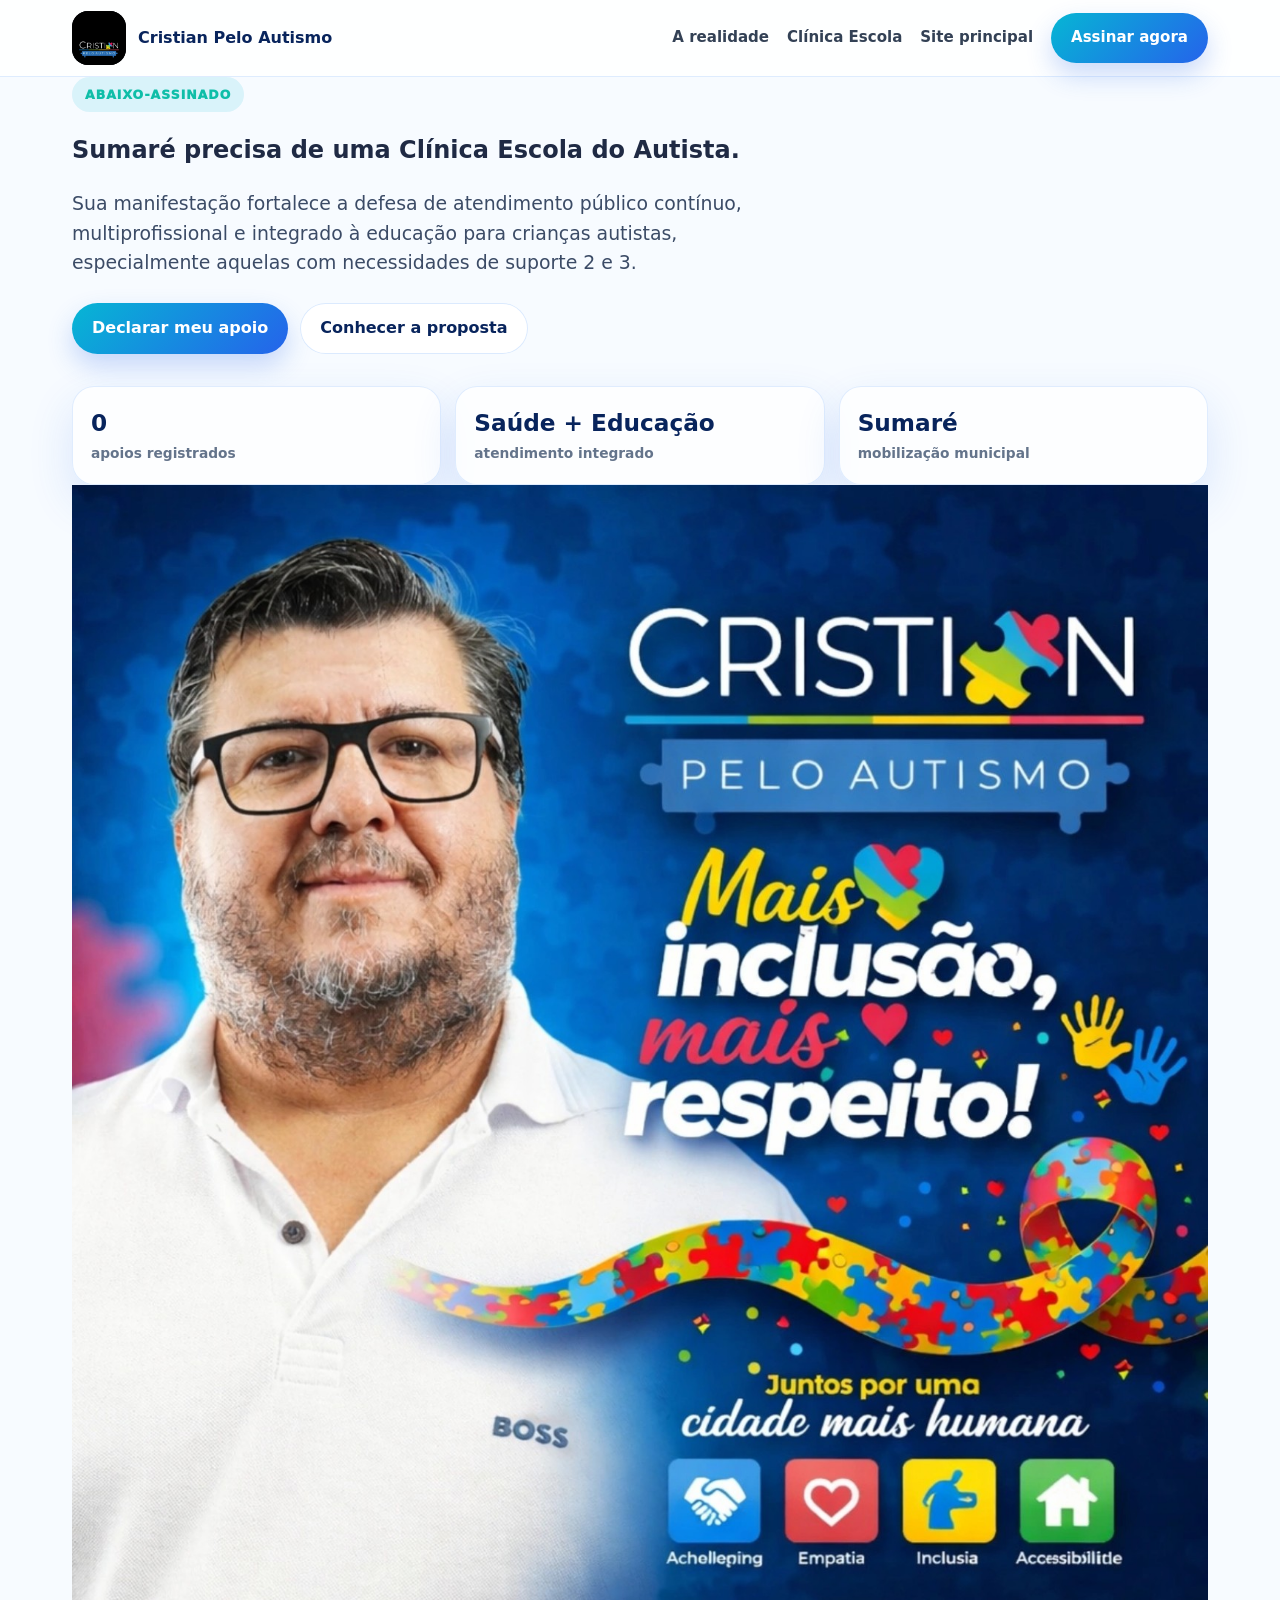
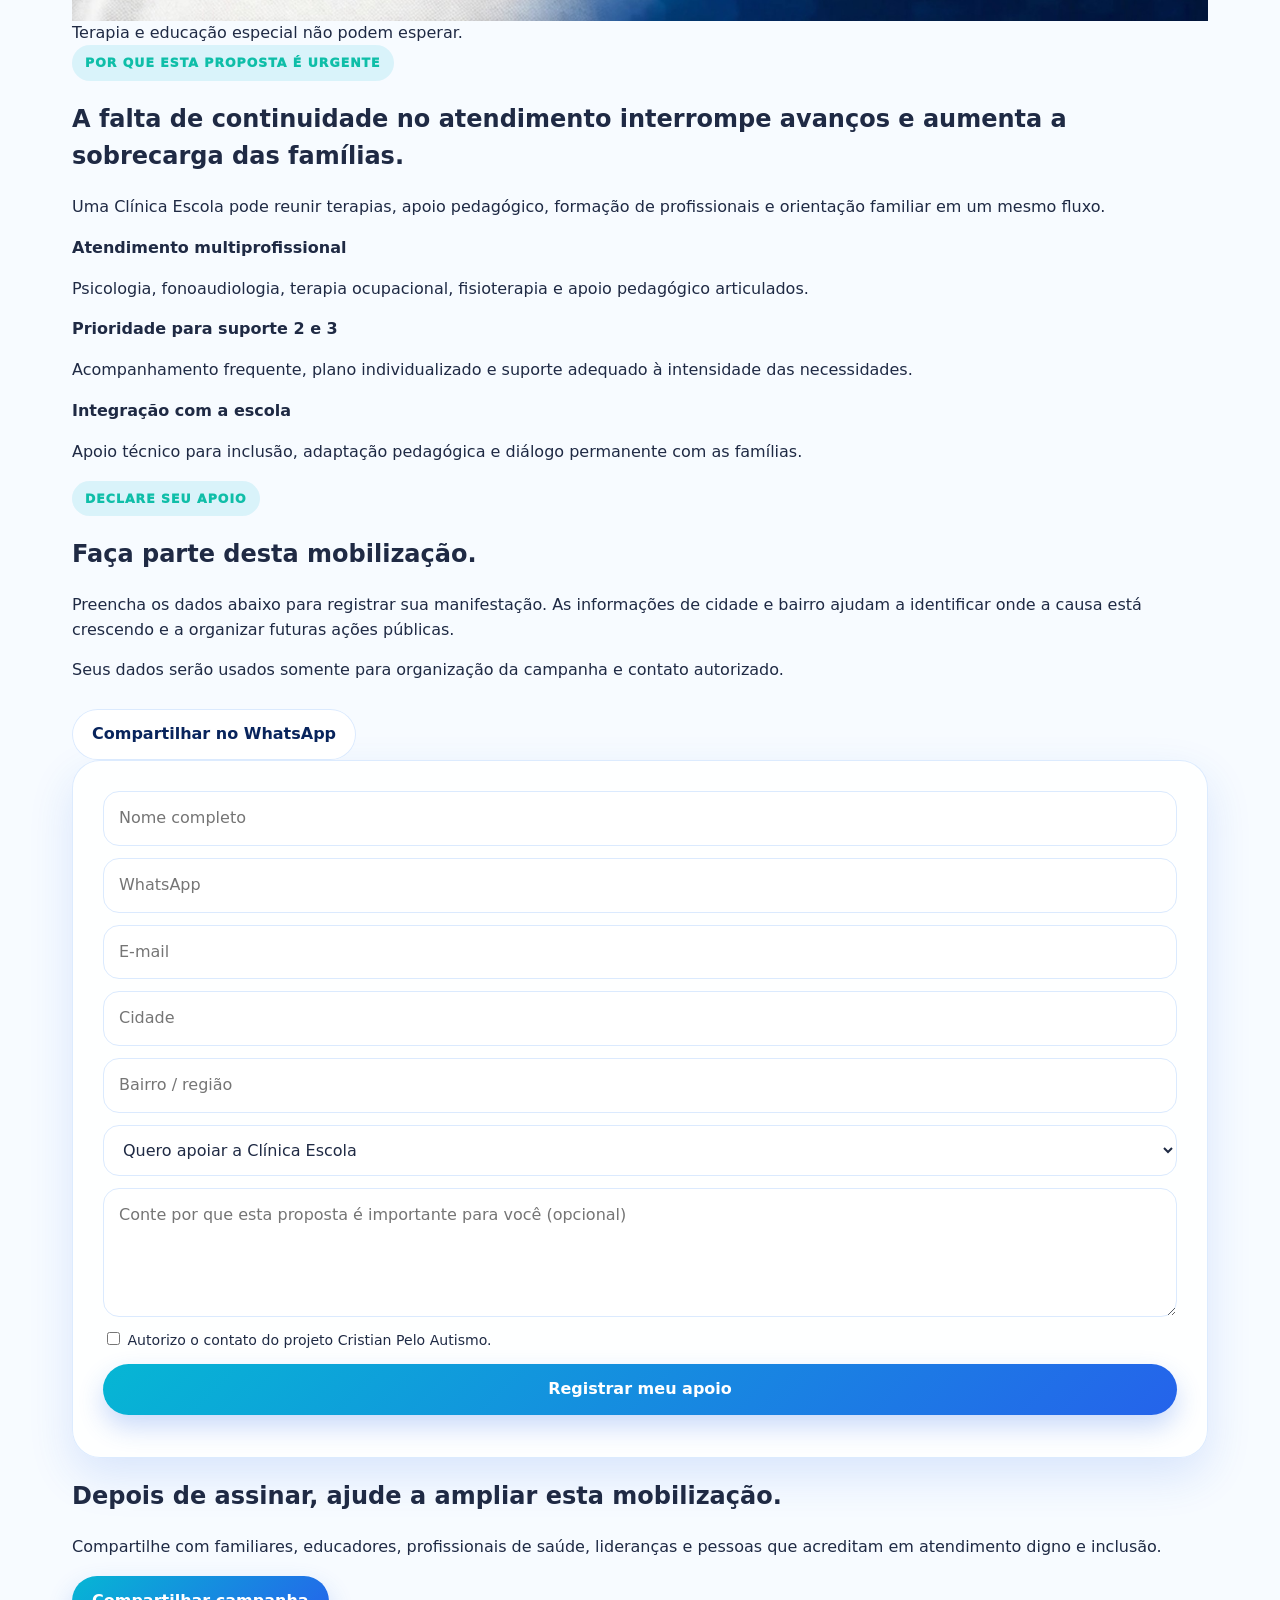
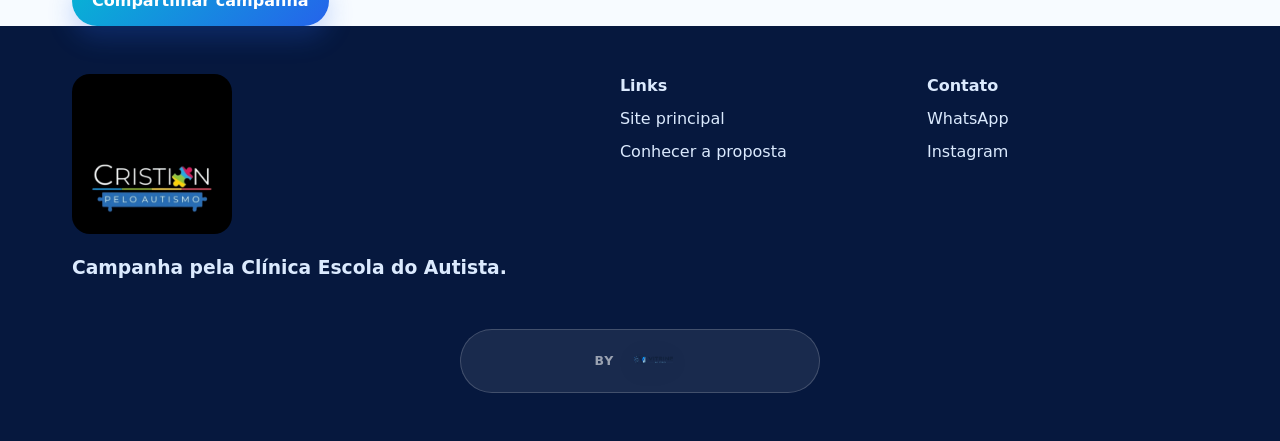
<file: campanha/index.html>
<!doctype html><html lang="pt-BR"><head><meta charset="utf-8"><meta name="viewport" content="width=device-width,initial-scale=1"><title>Abaixo-assinado | Clínica Escola do Autista em Sumaré</title><meta name="description" content="Declare apoio à criação de uma Clínica Escola do Autista em Sumaré, com atendimento multiprofissional, terapias contínuas e apoio educacional."><link rel="stylesheet" href="../style.css"><link rel="stylesheet" href="../campanha-v2.css"></head><body><header class="topbar"><div class="wrap nav"><a class="brand" href="../"><img src="../assets/img/logo.webp" alt="Logo Cristian Pelo Autismo"><span>Cristian Pelo Autismo</span></a><nav class="navlinks"><a href="../#realidade">A realidade</a><a href="../#clinica">Clínica Escola</a><a href="../">Site principal</a><a class="btn" href="#assinar">Assinar agora</a></nav><a class="btn hamb" href="#assinar">Assinar</a></div></header><main><section class="campaign-v2-hero"><div class="wrap campaign-v2-grid"><div><span class="kicker">Abaixo-assinado</span><h1>Sumaré precisa de uma Clínica Escola do Autista.</h1><p class="lead">Sua manifestação fortalece a defesa de atendimento público contínuo, multiprofissional e integrado à educação para crianças autistas, especialmente aquelas com necessidades de suporte 2 e 3.</p><div class="actions"><a class="btn" href="#assinar">Declarar meu apoio</a><a class="btn alt" href="../#clinica">Conhecer a proposta</a></div><div class="metrics"><div class="metric"><strong id="publicCounter">0</strong><span>apoios registrados</span></div><div class="metric"><strong>Saúde + Educação</strong><span>atendimento integrado</span></div><div class="metric"><strong>Sumaré</strong><span>mobilização municipal</span></div></div></div><div class="campaign-v2-visual"><img src="../assets/img/campanha-banner-oficial.webp" alt="Campanha Cristian Pelo Autismo"><div class="campaign-v2-badge">Terapia e educação especial não podem esperar.</div></div></div></section><section class="campaign-v2-section alt"><div class="wrap"><span class="kicker">Por que esta proposta é urgente</span><h2 class="campaign-v2-title">A falta de continuidade no atendimento interrompe avanços e aumenta a sobrecarga das famílias.</h2><p class="campaign-v2-quote">Uma Clínica Escola pode reunir terapias, apoio pedagógico, formação de profissionais e orientação familiar em um mesmo fluxo.</p><div class="campaign-v2-cards"><div class="campaign-v2-card support-card"><strong>Atendimento multiprofissional</strong><p>Psicologia, fonoaudiologia, terapia ocupacional, fisioterapia e apoio pedagógico articulados.</p></div><div class="campaign-v2-card support-card urgent"><strong>Prioridade para suporte 2 e 3</strong><p>Acompanhamento frequente, plano individualizado e suporte adequado à intensidade das necessidades.</p></div><div class="campaign-v2-card support-card"><strong>Integração com a escola</strong><p>Apoio técnico para inclusão, adaptação pedagógica e diálogo permanente com as famílias.</p></div></div></div></section><section id="assinar" class="campaign-v2-section soft"><div class="wrap clinic-grid"><div><span class="kicker">Declare seu apoio</span><h2 class="campaign-v2-title">Faça parte desta mobilização.</h2><p>Preencha os dados abaixo para registrar sua manifestação. As informações de cidade e bairro ajudam a identificar onde a causa está crescendo e a organizar futuras ações públicas.</p><div class="campaign-v2-note">Seus dados serão usados somente para organização da campanha e contato autorizado.</div><div class="actions"><a class="btn alt" href="https://wa.me/?text=Eu%20apoio%20a%20cria%C3%A7%C3%A3o%20de%20uma%20Cl%C3%ADnica%20Escola%20do%20Autista%20em%20Sumar%C3%A9.%20Assine%20tamb%C3%A9m%3A%20https%3A%2F%2Fcristianautismo.com.br%2Fcampanha%2F" target="_blank" rel="noopener">Compartilhar no WhatsApp</a></div></div><div class="panel"><form id="apoioForm" class="form"><input class="field" name="nome" placeholder="Nome completo" required><input class="field" name="whatsapp" placeholder="WhatsApp" required><input class="field" name="email" type="email" placeholder="E-mail"><input class="field" name="cidade" placeholder="Cidade" required><input class="field" name="bairro" placeholder="Bairro / região" required><select class="field" name="tipo"><option>Quero apoiar a Clínica Escola</option><option>Sou família atípica</option><option>Quero ser voluntário(a)</option><option>Quero receber informações</option><option>Quero ajudar nas ações</option></select><textarea class="field" name="mensagem" rows="4" placeholder="Conte por que esta proposta é importante para você (opcional)"></textarea><label style="font-size:.88rem"><input type="checkbox" name="autorizo" value="sim" required> Autorizo o contato do projeto Cristian Pelo Autismo.</label><button class="btn" type="submit">Registrar meu apoio</button><div id="formMsg" aria-live="polite"></div></form></div></div></section><section class="campaign-v2-section alt"><div class="wrap"><div class="petition-band"><div><h2>Depois de assinar, ajude a ampliar esta mobilização.</h2><p>Compartilhe com familiares, educadores, profissionais de saúde, lideranças e pessoas que acreditam em atendimento digno e inclusão.</p></div><a class="btn" href="https://wa.me/?text=Eu%20apoio%20a%20cria%C3%A7%C3%A3o%20de%20uma%20Cl%C3%ADnica%20Escola%20do%20Autista%20em%20Sumar%C3%A9.%20Assine%20tamb%C3%A9m%3A%20https%3A%2F%2Fcristianautismo.com.br%2Fcampanha%2F" target="_blank" rel="noopener">Compartilhar campanha</a></div></div></section></main><footer class="footer"><div class="wrap footer-grid"><div><img src="../assets/img/logo.webp" style="width:160px;border-radius:18px" alt="Logo"><h3>Campanha pela Clínica Escola do Autista.</h3></div><div><strong>Links</strong><a href="../">Site principal</a><a href="../#clinica">Conhecer a proposta</a></div><div><strong>Contato</strong><a href="https://wa.me/5519974198194">WhatsApp</a><a href="https://www.instagram.com/cristian_autismo">Instagram</a></div></div><div class="vitrine-stamp" aria-label="Desenvolvido por Vitrine IA Pro"><span>by</span><img src="../assets/img/vitrine-ia-pro-logo-oficial.png" alt="Vitrine IA Pro"></div></footer><script src="../script.js"></script><script>document.getElementById('apoioForm').addEventListener('submit',async(e)=>{e.preventDefault();const msg=document.getElementById('formMsg');const button=e.target.querySelector('button[type="submit"]');msg.innerHTML='Enviando...';button.disabled=true;try{const fd=new FormData(e.target);const r=await fetch('api.php?action=save',{method:'POST',body:fd});const j=await r.json();if(j.ok){msg.innerHTML='<div class="notice">Apoio registrado com sucesso. Obrigado por fortalecer esta mobilização!</div>';e.target.reset();if(typeof loadCounter==='function')loadCounter()}else{msg.innerHTML='<div class="notice">Não foi possível registrar. Confira os campos e tente novamente.</div>'}}catch(err){msg.innerHTML='<div class="notice">Erro de conexão. Tente novamente.</div>'}finally{button.disabled=false}});</script></body></html>
</file>
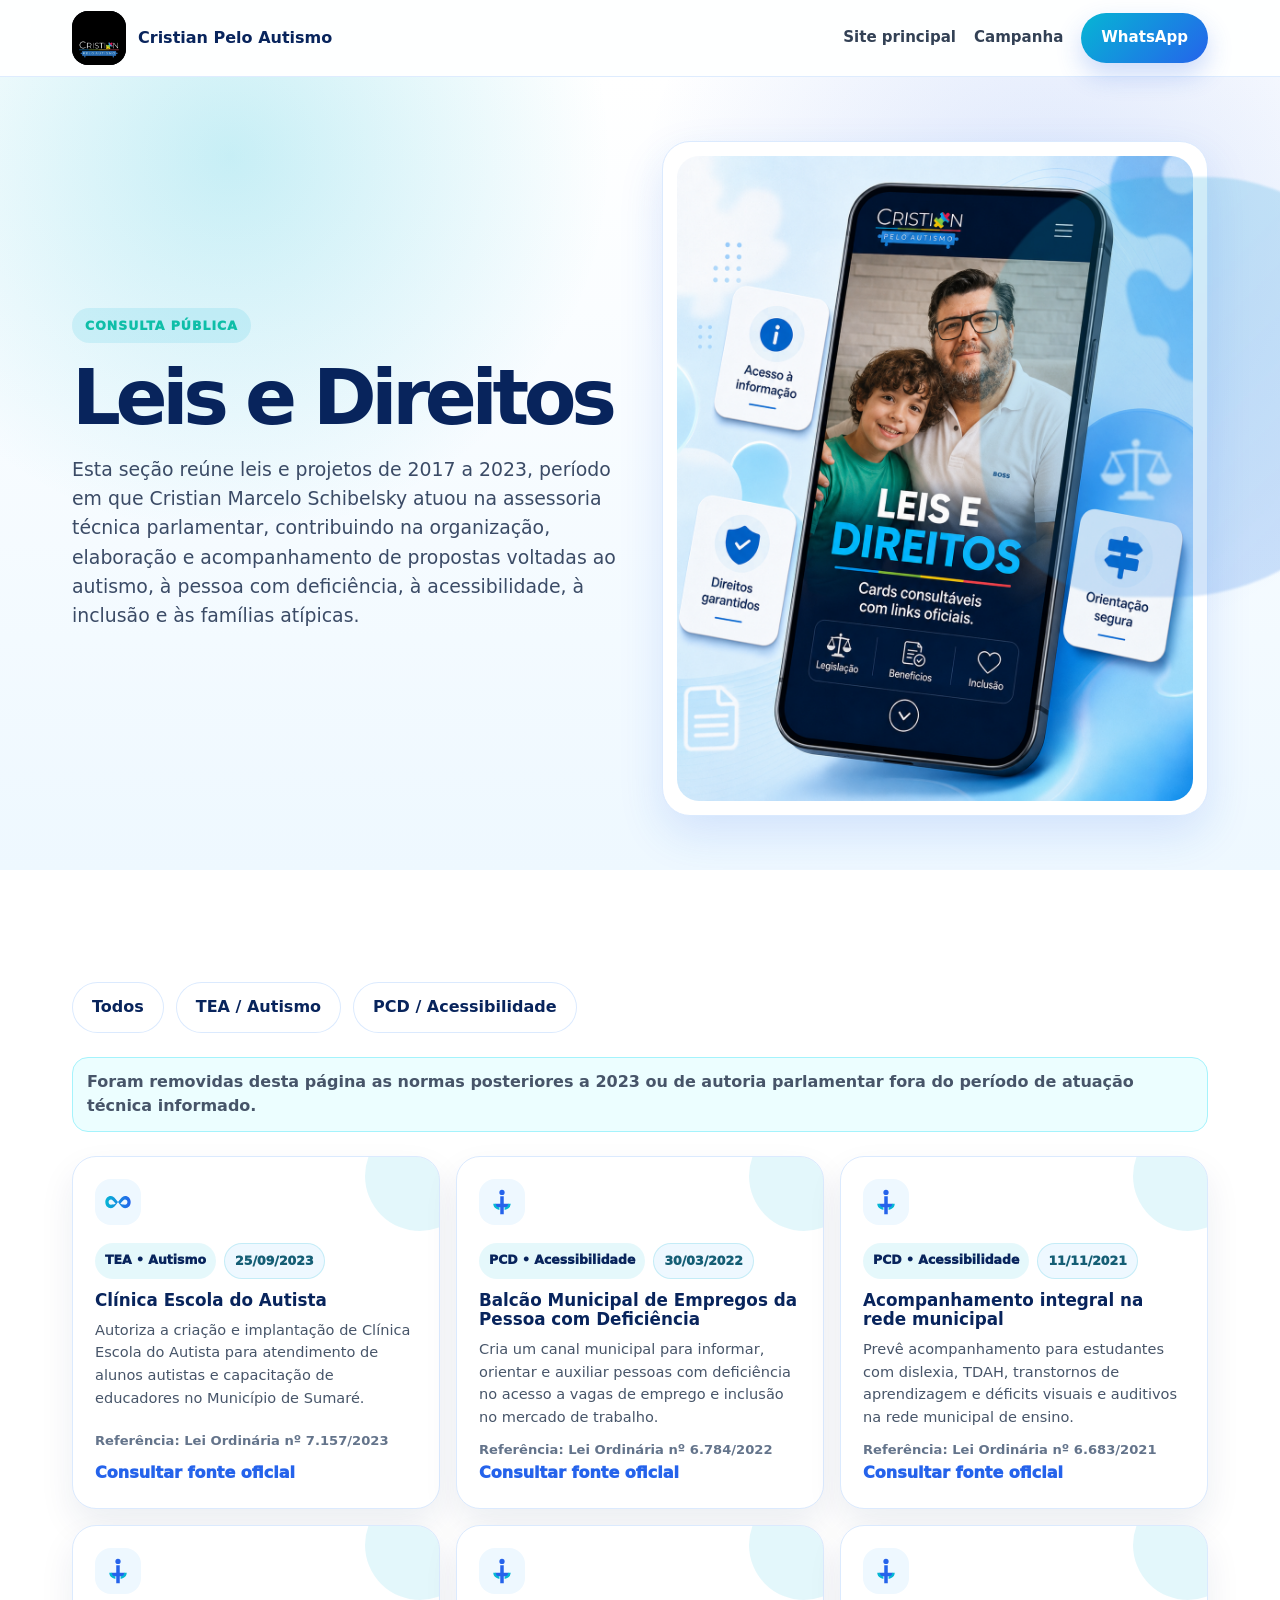
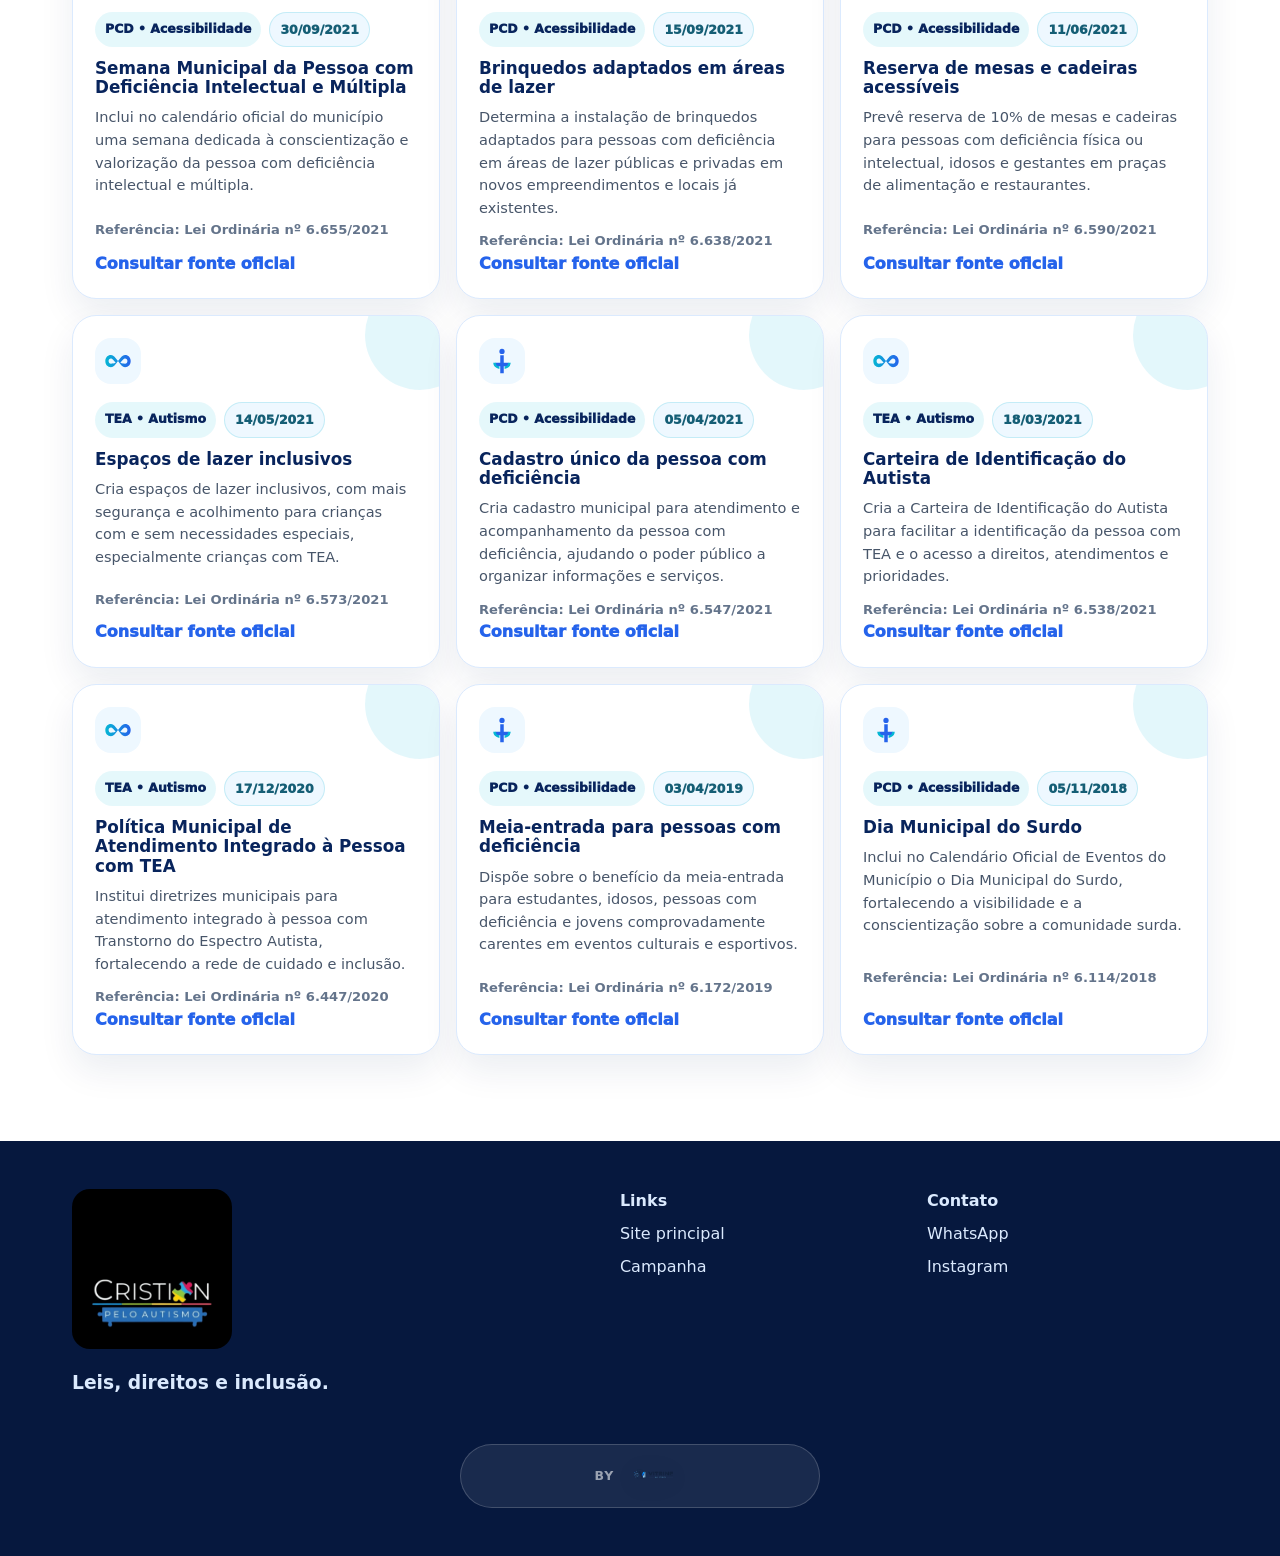
<file: leis-e-direitos/index.html>
<!doctype html><html lang="pt-BR"><head><meta charset="utf-8"><meta name="viewport" content="width=device-width,initial-scale=1"><title>Leis e Direitos | Cristian Pelo Autismo</title><meta name="description" content="Catálogo de leis e projetos sobre autismo, TEA, pessoa com deficiência e inclusão em Sumaré."><link rel="stylesheet" href="../style.css"></head><body>
<header class="topbar"><div class="wrap nav"><a class="brand" href="../"><img src="../assets/img/logo.webp" alt="Logo"><span>Cristian Pelo Autismo</span></a><nav class="navlinks"><a href="../">Site principal</a><a href="../campanha/">Campanha</a><a class="btn" href="https://wa.me/5519974198194">WhatsApp</a></nav></div></header>
<section class="hero"><div class="wrap split"><div><span class="kicker">Consulta pública</span><h1 style="font-size:clamp(2.7rem,6vw,5.3rem)">Leis e Direitos</h1><p class="lead">Esta seção reúne leis e projetos de 2017 a 2023, período em que Cristian Marcelo Schibelsky atuou na assessoria técnica parlamentar, contribuindo na organização, elaboração e acompanhamento de propostas voltadas ao autismo, à pessoa com deficiência, à acessibilidade, à inclusão e às famílias atípicas.</p></div><div class="mock-tile"><img src="../assets/img/mockup-direitos.png" alt="Mockup Direitos e Benefícios"></div></div></section>
<section class="section white"><div class="wrap"><div class="actions" style="margin-bottom:24px"><button class="btn alt" onclick="filterLaw('all')">Todos</button><button class="btn alt" onclick="filterLaw('tea')">TEA / Autismo</button><button class="btn alt" onclick="filterLaw('pcd')">PCD / Acessibilidade</button></div><p class="notice" style="margin-bottom:24px">Foram removidas desta página as normas posteriores a 2023 ou de autoria parlamentar fora do período de atuação técnica informado.</p><div class="law-grid" id="lawGrid"></div></div></section>
<footer class="footer"><div class="wrap footer-grid"><div><img src="../assets/img/logo.webp" style="width:160px;border-radius:18px" alt="Logo"><h3>Leis, direitos e inclusão.</h3></div><div><strong>Links</strong><a href="../">Site principal</a><a href="../campanha/">Campanha</a></div><div><strong>Contato</strong><a href="https://wa.me/5519974198194">WhatsApp</a><a href="https://www.instagram.com/cristian_autismo">Instagram</a></div></div><div class="vitrine-stamp" aria-label="Desenvolvido por Vitrine IA Pro"><span>by</span><img src="../assets/img/vitrine-ia-pro-logo-oficial.png" alt="Vitrine IA Pro"></div></footer>
<script src="../script.js"></script><script>function filterLaw(cat){document.querySelectorAll('.law-card').forEach(c=>{c.style.display=(cat==='all'||c.dataset.cat===cat)?'flex':'none'})}</script></body></html>
</file>
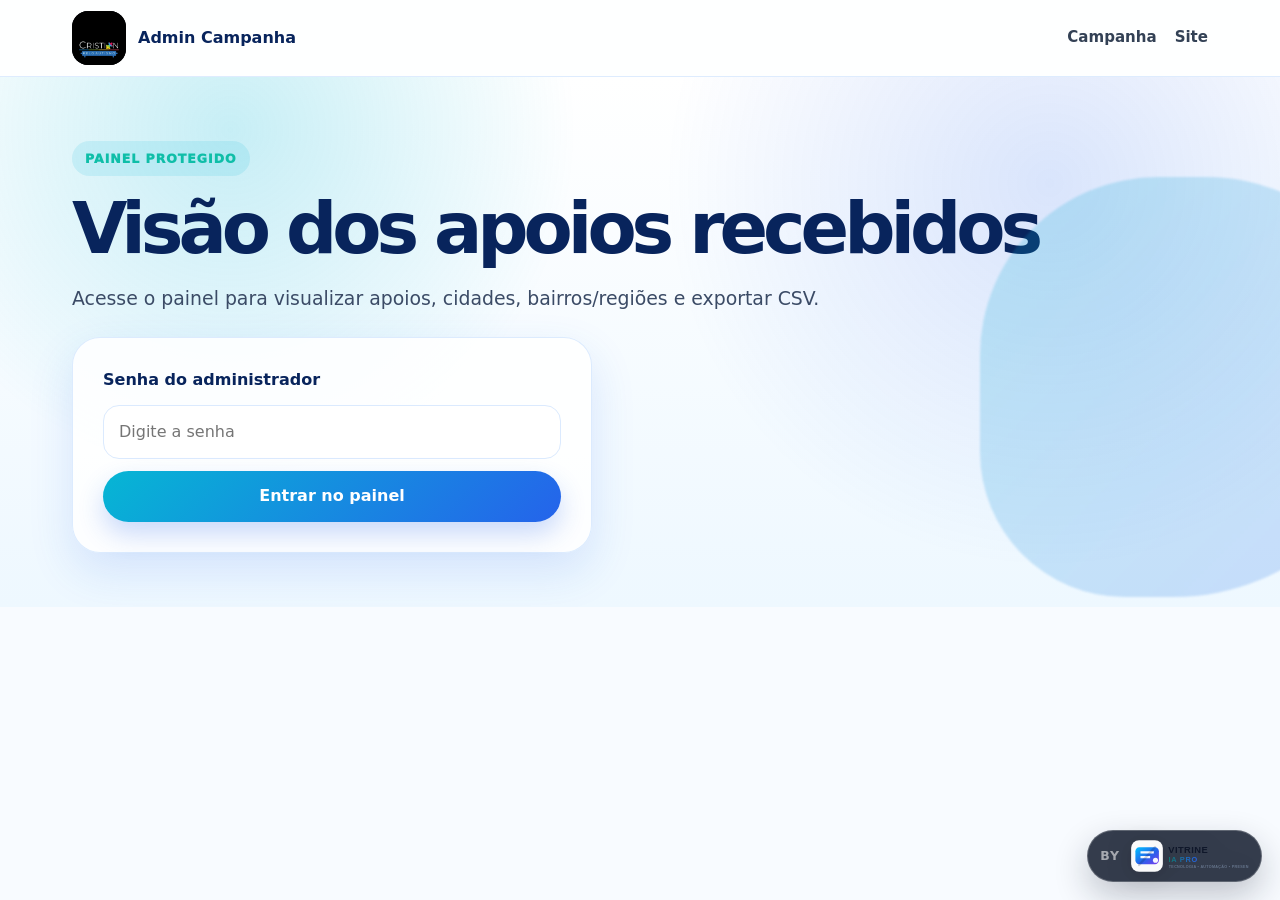
<file: campanha/admin/index.html>
<!doctype html><html lang="pt-BR"><head><meta charset="utf-8"><meta name="viewport" content="width=device-width,initial-scale=1"><title>Admin Campanha | Cristian Pelo Autismo</title><link rel="stylesheet" href="../../style.css"></head><body>
<header class="topbar"><div class="wrap nav"><a class="brand" href="../"><img src="../../assets/img/logo.webp" alt="Logo"><span>Admin Campanha</span></a><nav class="navlinks"><a href="../">Campanha</a><a href="../../">Site</a></nav></div></header>
<section class="hero admin-hero"><div class="wrap"><span class="kicker">Painel protegido</span><h1 style="font-size:clamp(2.4rem,5.6vw,4.8rem)">Visão dos apoios recebidos</h1><p class="lead">Acesse o painel para visualizar apoios, cidades, bairros/regiões e exportar CSV.</p>

<div class="panel login-panel" id="setupBox" style="display:none"><div class="form"><h3 style="margin:0;color:var(--navy)">Cadastrar senha do painel</h3><label class="admin-label" for="setupPass">Nova senha</label><input type="password" id="setupPass" class="field" placeholder="Crie uma senha" autocomplete="new-password"><label class="admin-label" for="setupConfirm">Confirmar senha</label><input type="password" id="setupConfirm" class="field" placeholder="Repita a senha" autocomplete="new-password"><button class="btn" id="setupBtn" type="button">Cadastrar senha e entrar</button><p id="setupMsg" class="admin-error" style="display:none"></p></div></div>

<div class="panel login-panel" id="loginBox" style="display:none"><div class="form"><label class="admin-label" for="pass">Senha do administrador</label><input type="password" id="pass" class="field" placeholder="Digite a senha" autocomplete="current-password"><button class="btn" id="loginBtn" type="button">Entrar no painel</button><p id="loginMsg" class="admin-error" style="display:none"></p></div></div>

<div id="dash" style="display:none;margin-top:28px"><div class="admin-toolbar"><strong>Painel da campanha</strong><div class="actions" style="margin-top:0"><button class="btn alt" id="toggleChangePass" type="button">Alterar senha</button><button class="btn alt" id="logoutBtn" type="button">Sair com segurança</button></div></div>
<div class="panel login-panel" id="changePassBox" style="display:none;margin-bottom:24px"><div class="form"><h3 style="margin:0;color:var(--navy)">Alterar senha</h3><label class="admin-label" for="currentPass">Senha atual</label><input type="password" id="currentPass" class="field" placeholder="Digite a senha atual" autocomplete="current-password"><label class="admin-label" for="newPass">Nova senha</label><input type="password" id="newPass" class="field" placeholder="Digite a nova senha" autocomplete="new-password"><label class="admin-label" for="newConfirm">Confirmar nova senha</label><input type="password" id="newConfirm" class="field" placeholder="Repita a nova senha" autocomplete="new-password"><button class="btn" id="changePassBtn" type="button">Salvar nova senha</button><p id="changeMsg" class="admin-error" style="display:none"></p><p id="changeOk" class="notice" style="display:none;margin:0">Senha alterada com sucesso.</p></div></div>
<div class="admin-grid"><div class="stat"><strong id="stTotal">0</strong><span>Total de apoios</span></div><div class="stat"><strong id="stCities">0</strong><span>Cidades</span></div><div class="stat"><strong id="stRegions">0</strong><span>Bairros/regiões</span></div><div class="stat"><strong id="stWeek">0</strong><span>Últimos 7 dias</span></div></div><div class="actions"><a class="btn" id="csvBtn" href="../api.php?action=csv">Exportar CSV</a><button class="btn alt" id="refreshBtn" type="button">Atualizar</button></div><div class="split" style="align-items:start;margin-top:24px"><div class="panel"><h3>Resumo por cidade</h3><div id="cityList"></div></div><div class="panel"><h3>Resumo por bairro/região</h3><div id="regionList"></div></div></div><div style="overflow:auto;margin-top:24px"><table class="table"><thead><tr><th>Data</th><th>Nome</th><th>WhatsApp</th><th>E-mail</th><th>Cidade</th><th>Bairro</th><th>Tipo</th></tr></thead><tbody id="rows"></tbody></table></div></div></div></section>
<script>
function countBy(items,key){const m={};items.forEach(i=>{const k=(i[key]||'Não informado').trim();m[k]=(m[k]||0)+1});return Object.entries(m).sort((a,b)=>b[1]-a[1]);}
function renderList(el,data){el.innerHTML=data.length?data.map(([k,v])=>`<div style="display:flex;justify-content:space-between;border-bottom:1px solid #eaf2ff;padding:10px 0"><strong>${k}</strong><span>${v}</span></div>`).join(''):'<p>Nenhum registro ainda.</p>'}
function showMsg(id,text){const el=document.getElementById(id);el.textContent=text;el.style.display='block';}
function hideMsg(id){const el=document.getElementById(id);el.style.display='none';}
function showOnly(mode){document.getElementById('setupBox').style.display=mode==='setup'?'block':'none';document.getElementById('loginBox').style.display=mode==='login'?'block':'none';document.getElementById('dash').style.display=mode==='dash'?'block':'none';}
async function checkStatus(){try{const r=await fetch('../api.php?action=status',{cache:'no-store',credentials:'same-origin'});const j=await r.json();if(j.authenticated){await loadAdmin();return;}showOnly(j.setup_required?'setup':'login');}catch(e){showOnly('login');}}
async function setupAdmin(){hideMsg('setupMsg');const pass=document.getElementById('setupPass').value;const confirm=document.getElementById('setupConfirm').value;const body=new URLSearchParams({action:'setup',pass,confirm});try{const r=await fetch('../api.php',{method:'POST',body,credentials:'same-origin'});const j=await r.json();if(!j.ok) throw new Error(j.message||'Não foi possível cadastrar a senha.');await loadAdmin();}catch(e){showMsg('setupMsg',e.message||'Não foi possível cadastrar a senha.');}}
async function loginAdmin(){hideMsg('loginMsg');const pass=document.getElementById('pass').value;const body=new URLSearchParams({action:'login',pass});try{const r=await fetch('../api.php',{method:'POST',body,credentials:'same-origin'});const j=await r.json();if(!j.ok){if(j.error==='setup_required'){showOnly('setup');return;}throw new Error('Senha inválida');}await loadAdmin();}catch(e){showMsg('loginMsg','Senha inválida ou acesso negado.');}}
async function changePassword(){hideMsg('changeMsg');document.getElementById('changeOk').style.display='none';const current=document.getElementById('currentPass').value;const pass=document.getElementById('newPass').value;const confirm=document.getElementById('newConfirm').value;const body=new URLSearchParams({action:'change_password',current,pass,confirm});try{const r=await fetch('../api.php',{method:'POST',body,credentials:'same-origin'});const j=await r.json();if(!j.ok) throw new Error(j.message||'Não foi possível alterar a senha.');document.getElementById('currentPass').value='';document.getElementById('newPass').value='';document.getElementById('newConfirm').value='';document.getElementById('changeOk').style.display='block';}catch(e){showMsg('changeMsg',e.message||'Não foi possível alterar a senha.');}}
async function loadAdmin(){try{const r=await fetch('../api.php?action=list',{cache:'no-store',credentials:'same-origin'});const j=await r.json();if(!j.ok) throw new Error('Não autorizado');const items=j.items||[];showOnly('dash');document.getElementById('stTotal').textContent=items.length;document.getElementById('stCities').textContent=countBy(items,'cidade').length;document.getElementById('stRegions').textContent=countBy(items,'bairro').length;const week=Date.now()-7*24*60*60*1000;document.getElementById('stWeek').textContent=items.filter(i=>new Date(i.data).getTime()>week).length;renderList(document.getElementById('cityList'),countBy(items,'cidade'));renderList(document.getElementById('regionList'),countBy(items,'bairro'));document.getElementById('rows').innerHTML=items.slice().reverse().map(i=>`<tr><td>${(i.data||'').slice(0,10)}</td><td>${i.nome||''}</td><td>${i.whatsapp||''}</td><td>${i.email||''}</td><td>${i.cidade||''}</td><td>${i.bairro||''}</td><td>${i.tipo||''}</td></tr>`).join('');}catch(e){await checkStatus();}}
async function logoutAdmin(){await fetch('../api.php?action=logout',{credentials:'same-origin'});location.reload();}
document.getElementById('setupBtn').addEventListener('click',setupAdmin);document.getElementById('loginBtn').addEventListener('click',loginAdmin);document.getElementById('refreshBtn').addEventListener('click',loadAdmin);document.getElementById('logoutBtn').addEventListener('click',logoutAdmin);document.getElementById('changePassBtn').addEventListener('click',changePassword);document.getElementById('toggleChangePass').addEventListener('click',()=>{const box=document.getElementById('changePassBox');box.style.display=box.style.display==='none'?'block':'none';});
['pass','setupPass','setupConfirm','currentPass','newPass','newConfirm'].forEach(id=>{document.getElementById(id).addEventListener('keydown',e=>{if(e.key==='Enter'){if(id==='pass')loginAdmin();else if(id.startsWith('setup'))setupAdmin();else changePassword();}});});
checkStatus();
</script><div class="vitrine-stamp" aria-label="Desenvolvido por Vitrine IA Pro"><span>by</span><img src="../../assets/img/vitrine-ia-pro-logo.svg" alt="Vitrine IA Pro"></div></body></html>
</file>
<file: style.css>
:root{
  --navy:#08245c; --blue:#2563eb; --cyan:#06b6d4; --teal:#0fbea8; --green:#16a34a; --ink:#1f2a44; --muted:#64748b; --line:#dbeafe; --soft:#eff6ff; --white:#fff; --yellow:#facc15; --red:#ef4444;
  --shadow:0 26px 70px rgba(8,36,92,.16); --shadow2:0 18px 45px rgba(37,99,235,.14); --radius:28px;
}
*{box-sizing:border-box}html{scroll-behavior:smooth}body{margin:0;font-family:Inter,system-ui,-apple-system,Segoe UI,Roboto,Arial,sans-serif;color:var(--ink);background:#f8fbff;line-height:1.55}a{text-decoration:none;color:inherit}img{max-width:100%;display:block}button,input,select,textarea{font:inherit}.wrap{max-width:1180px;margin:0 auto;padding:0 22px}.topbar{position:sticky;top:0;z-index:30;background:rgba(255,255,255,.86);backdrop-filter:blur(18px);border-bottom:1px solid rgba(219,234,254,.9)}.nav{height:76px;display:flex;align-items:center;justify-content:space-between;gap:24px}.brand{display:flex;align-items:center;gap:12px;font-weight:900;color:var(--navy)}.brand img{width:54px;height:54px;border-radius:16px;object-fit:contain;background:#030712}.navlinks{display:flex;align-items:center;gap:18px;font-size:.94rem;font-weight:800;color:#334155}.navlinks a:hover{color:var(--blue)}.btn{display:inline-flex;align-items:center;justify-content:center;gap:9px;padding:13px 20px;border-radius:999px;background:linear-gradient(135deg,var(--cyan),var(--blue));color:#fff;font-weight:900;box-shadow:0 12px 26px rgba(37,99,235,.24);border:0;cursor:pointer}.btn.alt{background:#fff;color:var(--navy);box-shadow:inset 0 0 0 1px var(--line)}.btn.dark{background:var(--navy)}.btn.green{background:linear-gradient(135deg,#16a34a,#0fbea8)}.hero{position:relative;overflow:hidden;padding:64px 0 54px;background:radial-gradient(circle at 18% 10%,rgba(6,182,212,.22),transparent 30%),radial-gradient(circle at 82% 20%,rgba(37,99,235,.16),transparent 34%),linear-gradient(180deg,#fff 0%,#eef8ff 100%)}.hero:before{content:"";position:absolute;right:-120px;top:100px;width:420px;height:420px;background:linear-gradient(135deg,rgba(6,182,212,.2),rgba(37,99,235,.2));border-radius:48% 52% 61% 39%;filter:blur(1px)}.hero-grid{position:relative;display:grid;grid-template-columns:1.05fr .95fr;gap:42px;align-items:center}.kicker{display:inline-flex;align-items:center;gap:8px;color:var(--teal);font-weight:1000;text-transform:uppercase;letter-spacing:.08em;font-size:.78rem;background:rgba(6,182,212,.12);padding:8px 13px;border-radius:999px}.hero h1{font-size:clamp(2.7rem,7vw,6.2rem);line-height:.91;margin:20px 0 22px;color:var(--navy);letter-spacing:-.07em}.lead{font-size:1.18rem;color:#3b4b66;max-width:670px}.actions{display:flex;flex-wrap:wrap;gap:12px;margin-top:26px}.metrics{display:grid;grid-template-columns:repeat(3,1fr);gap:14px;margin-top:32px}.metric{padding:18px;border-radius:22px;background:rgba(255,255,255,.72);box-shadow:var(--shadow2);border:1px solid rgba(219,234,254,.88)}.metric strong{font-size:1.45rem;color:var(--navy);display:block}.metric span{font-size:.86rem;color:var(--muted);font-weight:800}.hero-visual{position:relative;min-height:650px}.logo-card{position:absolute;top:0;right:0;left:44px;border-radius:32px;overflow:hidden;box-shadow:var(--shadow);border:1px solid rgba(255,255,255,.9);background:#fff;transform:rotate(1.2deg)}.logo-card img{width:100%;height:320px;object-fit:cover}.phone-mock{position:absolute;right:4%;top:170px;width:min(420px,88%);filter:drop-shadow(0 35px 45px rgba(8,36,92,.25));border-radius:38px}.phone-mock img{border-radius:34px}.float-chip{position:absolute;z-index:3;background:rgba(255,255,255,.88);backdrop-filter:blur(14px);border:1px solid rgba(255,255,255,.95);box-shadow:var(--shadow2);border-radius:22px;padding:16px;font-weight:900;color:var(--navy)}.chip1{left:4px;top:365px}.chip2{right:0;bottom:58px}.chip3{left:8%;bottom:0}.section{padding:86px 0}.section.white{background:#fff}.section.soft{background:linear-gradient(180deg,#f8fbff,#eef8ff)}.split{display:grid;grid-template-columns:1fr 1fr;gap:44px;align-items:center}.section h2{font-size:clamp(2rem,4vw,4.1rem);line-height:1;margin:12px 0 18px;color:var(--navy);letter-spacing:-.05em}.section p{color:#475569}.panel{background:rgba(255,255,255,.86);border:1px solid rgba(219,234,254,.95);border-radius:var(--radius);box-shadow:var(--shadow2);padding:30px}.portrait-card{border-radius:32px;overflow:hidden;box-shadow:var(--shadow);background:#fff;border:1px solid #fff}.portrait-card img{width:100%;height:560px;object-fit:cover}.mock-row{display:grid;grid-template-columns:repeat(3,1fr);gap:22px}.mock-tile{background:#fff;border:1px solid var(--line);border-radius:28px;padding:14px;box-shadow:var(--shadow2);transition:.2s}.mock-tile:hover{transform:translateY(-5px)}.mock-tile img{border-radius:22px}.mock-tile h3{margin:13px 7px 4px;color:var(--navy)}.mock-tile p{margin:0 7px 10px;color:var(--muted);font-size:.93rem}.cards{display:grid;grid-template-columns:repeat(3,1fr);gap:18px}.card{background:#fff;border:1px solid var(--line);border-radius:24px;padding:24px;box-shadow:0 16px 38px rgba(8,36,92,.07)}.card h3{margin:0 0 8px;color:var(--navy)}.card p{margin:0;color:#52627a}.law-grid{display:grid;grid-template-columns:repeat(3,1fr);gap:16px}.law-card{position:relative;display:flex;flex-direction:column;min-height:245px;background:#fff;border:1px solid var(--line);border-radius:24px;padding:22px;box-shadow:0 16px 35px rgba(8,36,92,.08);overflow:hidden}.law-card:after{content:"";position:absolute;right:-36px;top:-36px;width:110px;height:110px;border-radius:50%;background:rgba(6,182,212,.11)}.law-icon{width:46px;height:46px;border-radius:16px;background:#eef8ff;padding:9px;margin-bottom:14px}.law-card h3{font-size:1.05rem;line-height:1.15;margin:0 0 9px;color:var(--navy)}.law-card p{font-size:.91rem;margin:0 0 12px}.ref{font-size:.82rem;color:var(--muted);font-weight:900;margin-top:auto}.law-link{margin-top:14px;font-weight:1000;color:var(--blue)}.tagline{display:flex;flex-wrap:wrap;gap:8px;margin:14px 0}.tag{font-size:.78rem;font-weight:1000;color:var(--navy);background:rgba(6,182,212,.1);padding:7px 10px;border-radius:999px}.campaign-hero{background:linear-gradient(135deg,#08245c,#2563eb);color:white;border-radius:34px;padding:38px;display:grid;grid-template-columns:1fr .92fr;gap:30px;align-items:center;box-shadow:var(--shadow)}.campaign-hero h2,.campaign-hero p{color:white}.counter{font-size:4.4rem;font-weight:1000;line-height:1}.form{display:grid;gap:12px}.field{width:100%;border:1px solid var(--line);border-radius:16px;padding:14px 15px;background:#fff;color:var(--ink)}.admin-grid{display:grid;grid-template-columns:repeat(4,1fr);gap:14px}.stat{background:#fff;border:1px solid var(--line);border-radius:22px;padding:20px;box-shadow:0 12px 26px rgba(8,36,92,.07)}.stat strong{font-size:2rem;color:var(--navy);display:block}.table{width:100%;border-collapse:collapse;background:#fff;border-radius:22px;overflow:hidden;box-shadow:0 12px 30px rgba(8,36,92,.06)}.table th,.table td{padding:13px;border-bottom:1px solid #eaf2ff;text-align:left;font-size:.9rem}.table th{background:#eef8ff;color:var(--navy)}.footer{background:#06183e;color:#dbeafe;padding:48px 0}.footer-grid{display:grid;grid-template-columns:1.3fr .7fr .7fr;gap:26px}.footer a{color:#dbeafe;display:block;margin:8px 0}.notice{padding:12px 14px;border-radius:16px;background:#ecfeff;color:#0f766e;border:1px solid #a5f3fc;font-weight:800}.hamb{display:none}
@media(max-width:960px){.navlinks{display:none}.hamb{display:inline-flex}.hero-grid,.split,.campaign-hero{grid-template-columns:1fr}.hero-visual{min-height:620px}.mock-row,.cards,.law-grid{grid-template-columns:1fr 1fr}.admin-grid{grid-template-columns:1fr 1fr}.footer-grid{grid-template-columns:1fr}.metrics{grid-template-columns:1fr 1fr}.hero h1{font-size:4rem}}
@media(max-width:640px){.wrap{padding:0 16px}.hero{padding-top:34px}.hero h1{font-size:3.05rem}.hero-visual{min-height:520px}.logo-card{left:0}.logo-card img{height:230px}.phone-mock{top:150px;right:1%;width:90%}.float-chip{font-size:.82rem}.chip1{top:320px}.chip2{bottom:70px}.metrics,.mock-row,.cards,.law-grid,.admin-grid{grid-template-columns:1fr}.section{padding:58px 0}.portrait-card img{height:420px}.campaign-hero{padding:24px}.counter{font-size:3rem}.nav{height:68px}.brand img{width:46px;height:46px}}

/* V8 - mockups como ícones de navegação */
.section-head{max-width:780px;margin:0 auto 28px;text-align:center}.section-head p{font-size:1.05rem;color:#52627a}.mockup-nav-section{position:relative;overflow:hidden}.mockup-nav-section:before{content:"";position:absolute;left:-120px;top:80px;width:320px;height:320px;border-radius:50%;background:rgba(6,182,212,.10)}.mock-nav-grid{display:grid;grid-template-columns:repeat(3,1fr);gap:22px;position:relative}.mock-nav-card{display:flex;flex-direction:column;align-items:center;text-align:center;padding:16px 16px 22px;background:rgba(255,255,255,.92);border:1px solid rgba(219,234,254,.95);border-radius:30px;box-shadow:0 18px 45px rgba(8,36,92,.10);transition:.22s;min-height:100%}.mock-nav-card:hover{transform:translateY(-8px);box-shadow:0 28px 70px rgba(8,36,92,.16)}.mock-nav-card img{height:245px;width:100%;object-fit:contain;border-radius:24px;background:linear-gradient(180deg,#f8fbff,#eef8ff);padding:8px}.mock-nav-card strong{font-size:1.18rem;color:var(--navy);margin-top:14px}.mock-nav-card span{font-size:.94rem;color:var(--muted);margin-top:5px}.mock-tile{display:block;color:inherit}.phone-mock{cursor:pointer}.phone-mock:after{content:"";position:absolute;inset:0;border-radius:38px}
@media(max-width:960px){.mock-nav-grid{grid-template-columns:repeat(2,1fr)}}
@media(max-width:640px){.mock-nav-grid{grid-template-columns:1fr}.mock-nav-card img{height:220px}}

/* V9 - mockups como icones de navegacao com titulos em caixa alta e temas diferentes */
.visual-icons{align-items:stretch}.visual-icons .mock-nav-card{position:relative;overflow:hidden;justify-content:space-between;padding:0;background:#fff;text-align:left;align-items:stretch;border:0;isolation:isolate}.visual-icons .mock-nav-card:before{content:"";position:absolute;inset:0;background:linear-gradient(135deg,rgba(255,255,255,.96),rgba(239,246,255,.86));z-index:-2}.visual-icons .mock-nav-card:after{content:"";position:absolute;right:-54px;top:-54px;width:150px;height:150px;border-radius:50%;background:var(--accent-soft);z-index:-1}.mock-label{min-height:86px;display:flex;align-items:flex-end;padding:22px 20px 12px;font-size:1.32rem;line-height:1.02;font-weight:1000;letter-spacing:-.035em;text-transform:uppercase;color:#fff;background:linear-gradient(135deg,var(--accent),var(--accent-2));border-radius:30px 30px 22px 22px;box-shadow:0 16px 32px rgba(8,36,92,.12)}.visual-icons .mock-nav-card img{height:205px;margin:14px auto 4px;width:92%;object-fit:contain;background:transparent;padding:0;filter:drop-shadow(0 20px 24px rgba(8,36,92,.12))}.visual-icons .mock-nav-card span{display:block;padding:0 20px;color:#475569;font-weight:700;min-height:48px}.visual-icons .mock-nav-card em{display:inline-flex;margin:14px 20px 20px;padding:9px 12px;border-radius:999px;font-style:normal;font-size:.78rem;font-weight:1000;text-transform:uppercase;letter-spacing:.08em;color:var(--accent);background:var(--accent-soft)}.theme-sobre{--accent:#0fbea8;--accent-2:#2563eb;--accent-soft:rgba(15,190,168,.13)}.theme-projeto{--accent:#08245c;--accent-2:#06b6d4;--accent-soft:rgba(37,99,235,.12)}.theme-leis{--accent:#2563eb;--accent-2:#4f46e5;--accent-soft:rgba(79,70,229,.12)}.theme-palestras{--accent:#0f766e;--accent-2:#16a34a;--accent-soft:rgba(22,163,74,.12)}.theme-campanha{--accent:#e11d48;--accent-2:#f59e0b;--accent-soft:rgba(245,158,11,.16)}.theme-contato{--accent:#0284c7;--accent-2:#16a34a;--accent-soft:rgba(2,132,199,.13)}
.mock-tile h3{text-transform:uppercase;letter-spacing:-.02em}.mock-nav-card strong{text-transform:uppercase}
@media(max-width:640px){.mock-label{font-size:1.12rem;min-height:74px}.visual-icons .mock-nav-card img{height:190px}}

/* V10 - mockups sequenciais e mais fiéis às referências pessoais */
.mockup-nav-section .section-head h2::after{content:" 01-06";font-size:.42em;vertical-align:middle;color:var(--teal);letter-spacing:.02em}.visual-icons .mock-nav-card{border:1px solid rgba(219,234,254,.95);box-shadow:0 22px 60px rgba(8,36,92,.12)}.visual-icons .mock-nav-card img{height:360px;width:100%;object-fit:contain;padding:8px 6px;margin:10px auto 0;background:linear-gradient(180deg,#f8fbff,#eef8ff);border-radius:24px}.visual-icons .mock-nav-card span{font-size:1rem;min-height:44px}.visual-icons .mock-nav-card em{align-self:flex-start}.mock-label{font-size:1.46rem;min-height:92px;letter-spacing:-.045em}.phone-mock{width:min(470px,92%)}.phone-mock img{box-shadow:0 24px 55px rgba(8,36,92,.20)}.mock-row .mock-tile img{height:330px;object-fit:contain;background:linear-gradient(180deg,#f8fbff,#eef8ff);padding:8px}.mock-tile img{background:linear-gradient(180deg,#f8fbff,#eef8ff)}
@media(max-width:960px){.visual-icons .mock-nav-card img{height:330px}.mock-row .mock-tile img{height:300px}}
@media(max-width:640px){.visual-icons .mock-nav-card img{height:auto;max-height:none}.mock-label{font-size:1.25rem}.mock-row .mock-tile img{height:auto}.hero-visual{min-height:660px}.phone-mock{top:185px;width:96%}}

/* V11 - correção de sobreposição da primeira página + admin mais seguro */
.hero-visual{display:grid;grid-template-columns:1fr;align-content:center;gap:16px;min-height:auto;position:relative;padding:8px 0 0}
.hero-visual .logo-card{position:relative;top:auto;right:auto;left:auto;transform:none;max-width:540px;margin:0 auto;border-radius:28px;z-index:1}
.hero-visual .logo-card img{height:190px;object-fit:cover;width:100%}
.hero-visual .phone-mock{position:relative;top:auto;right:auto;width:min(520px,100%);margin:0 auto;z-index:2;filter:drop-shadow(0 26px 38px rgba(8,36,92,.20))}
.hero-visual .phone-mock img{border-radius:30px;background:#eef8ff}
.hero-visual .float-chip{position:relative;display:inline-flex;width:max-content;max-width:92%;z-index:3;font-size:.9rem;padding:11px 14px;margin:0;box-shadow:0 12px 26px rgba(8,36,92,.10)}
.hero-visual .chip1{left:auto;top:auto;justify-self:start;margin-left:22px}.hero-visual .chip2{right:auto;bottom:auto;justify-self:end;margin-right:22px}.hero-visual .chip3{left:auto;bottom:auto;justify-self:center}
.login-panel{max-width:520px;margin-top:24px}.admin-label{font-weight:900;color:var(--navy)}.admin-error{background:#fff1f2;border:1px solid #fecdd3;color:#9f1239;border-radius:14px;padding:10px 12px;font-weight:800;margin:0}.admin-toolbar{display:flex;align-items:center;justify-content:space-between;gap:16px;margin-bottom:16px;background:rgba(255,255,255,.82);border:1px solid rgba(219,234,254,.95);border-radius:20px;padding:14px 16px;color:var(--navy)}.admin-hero .notice{font-size:.9rem;line-height:1.45}.admin-hero .lead{max-width:760px}
@media(max-width:960px){.hero-visual{margin-top:22px}.hero-visual .logo-card img{height:170px}.hero-visual .phone-mock{width:min(480px,100%)}.admin-toolbar{align-items:flex-start;flex-direction:column}}
@media(max-width:640px){.hero-visual{min-height:auto}.hero-visual .logo-card img{height:145px}.hero-visual .phone-mock{top:auto;width:100%}.hero-visual .float-chip{font-size:.78rem}.hero-visual .chip1,.hero-visual .chip2,.hero-visual .chip3{margin-left:0;margin-right:0}.visual-icons .mock-nav-card img{height:auto;max-height:none}.admin-hero h1{font-size:2.4rem!important}}

/* V12 - imagens de seção substituídas e banner movido para campanha */
.hero-visual-clean{padding-top:0;justify-content:center}
.hero-visual-clean .phone-mock{width:min(560px,100%);margin-top:0}
.hero-visual-clean .phone-mock img{max-height:650px;object-fit:contain}
.hero-visual-clean .float-chip{position:relative}
.section .portrait-card img[src$="sobre-cristian-lucas.png"],
.section .portrait-card img[src$="palestra-cristian-premium.png"]{height:auto;max-height:720px;object-fit:contain;background:linear-gradient(180deg,#f8fbff,#eef8ff)}
.campaign-visual-stack{display:grid;gap:18px}
.campaign-banner-card{background:#fff;border:1px solid var(--line);border-radius:28px;padding:12px;box-shadow:var(--shadow2);overflow:hidden}
.campaign-banner-card img{width:100%;border-radius:20px;object-fit:cover;max-height:430px}
@media(max-width:640px){.hero-visual-clean .phone-mock img{max-height:none}.campaign-banner-card img{max-height:none}}

/* V13 - banner da campanha dentro da área principal */
.campaign-inline-banner{margin:24px 0 4px;background:rgba(255,255,255,.98);border:1px solid rgba(255,255,255,.75);border-radius:26px;padding:10px;box-shadow:0 22px 48px rgba(2,6,23,.22);max-width:560px}
.campaign-inline-banner img{width:100%;border-radius:20px;object-fit:cover;display:block}
@media(max-width:960px){.campaign-inline-banner{max-width:100%}}


/* V14 - campanha: banner oficial exatamente na hero da campanha; formulário separado abaixo */
.campaign-page-hero{padding:44px 0 46px}
.campaign-hero-main{grid-template-columns:minmax(0,1fr) minmax(360px,.9fr);gap:34px;align-items:center}
.campaign-copy{min-width:0}
.campaign-hero-image{background:rgba(255,255,255,.98);border:1px solid rgba(255,255,255,.85);border-radius:30px;padding:12px;box-shadow:0 24px 58px rgba(2,6,23,.28);overflow:hidden}
.campaign-hero-image img{width:100%;height:auto;border-radius:22px;object-fit:contain;display:block}
.campaign-metrics{max-width:640px}
.campaign-form-section{padding-top:64px}
.campaign-form-grid{align-items:start}
.campaign-inline-banner{display:none!important}
@media(max-width:960px){.campaign-hero-main{grid-template-columns:1fr}.campaign-hero-image{order:2}.campaign-copy{order:1}.campaign-form-grid{grid-template-columns:1fr}}
@media(max-width:640px){.campaign-page-hero{padding:24px 0}.campaign-hero-main{padding:20px}.campaign-hero-image{border-radius:22px;padding:8px}.campaign-hero-image img{border-radius:16px}}

/* V15 - campanha na home reduzida para link simples */
.campaign-link-only{padding:42px 0;background:linear-gradient(135deg,#eefcff,#f7fbff)}
.campaign-simple-link{display:flex;align-items:center;justify-content:center;text-align:center;max-width:520px;margin:0 auto;padding:20px 28px;border-radius:24px;background:linear-gradient(135deg,var(--blue),var(--teal));color:#fff;font-weight:900;text-transform:uppercase;letter-spacing:.08em;box-shadow:0 18px 45px rgba(25,90,180,.18)}
.campaign-simple-link:hover{transform:translateY(-2px);filter:saturate(1.05)}


/* Carimbo by Vitrine IA Pro */
.vitrine-stamp{
  width:min(360px,92%);
  margin:28px auto 0;
  padding:10px 14px;
  border:1px solid rgba(255,255,255,.18);
  border-radius:999px;
  background:rgba(255,255,255,.08);
  display:flex;
  align-items:center;
  justify-content:center;
  gap:10px;
  color:rgba(255,255,255,.78);
  font-size:.78rem;
  font-weight:800;
  letter-spacing:.08em;
  text-transform:uppercase;
}
.vitrine-stamp img{height:42px;width:auto;max-width:280px;display:block;border-radius:0;filter:drop-shadow(0 4px 12px rgba(0,0,0,.18));}
.vitrine-stamp span{opacity:.72;}
.topbar + .vitrine-stamp{display:none;}
body > .vitrine-stamp{
  position:fixed;
  right:18px;
  bottom:18px;
  z-index:50;
  width:auto;
  max-width:250px;
  margin:0;
  padding:8px 12px;
  background:rgba(15,23,42,.84);
  border-color:rgba(255,255,255,.22);
  box-shadow:0 14px 34px rgba(15,23,42,.24);
  backdrop-filter:blur(12px);
}
body > .vitrine-stamp img{height:34px;max-width:220px;}
@media(max-width:720px){
  .vitrine-stamp{border-radius:22px;gap:8px;}
  .vitrine-stamp img{height:34px;max-width:205px;}
  body > .vitrine-stamp{position:static;width:min(320px,92%);margin:22px auto;}
}

/* V19 - mockups centralizados na mesma linha de design */
.project-mockups{position:relative;overflow:hidden;padding-top:70px;padding-bottom:80px}
.project-mockups:before{content:"";position:absolute;left:-140px;top:70px;width:340px;height:340px;border-radius:50%;background:rgba(6,182,212,.10)}
.project-mockups:after{content:"";position:absolute;right:-170px;bottom:40px;width:420px;height:420px;border-radius:50%;background:rgba(37,99,235,.09)}
.compact-head{margin-bottom:30px}.compact-head h2{margin-top:12px;margin-bottom:0}
.mock-center-grid{position:relative;z-index:1;display:grid;grid-template-columns:repeat(3,minmax(0,1fr));gap:24px;align-items:stretch}
.mock-center-card{position:relative;display:flex;flex-direction:column;text-align:center;align-items:stretch;overflow:hidden;min-height:100%;background:rgba(255,255,255,.94);border:1px solid rgba(219,234,254,.96);border-radius:32px;box-shadow:0 22px 58px rgba(8,36,92,.12);transition:.22s;color:inherit;isolation:isolate}
.mock-center-card:hover{transform:translateY(-7px);box-shadow:0 30px 74px rgba(8,36,92,.16)}
.mock-center-card:before{content:"";position:absolute;inset:0;background:linear-gradient(145deg,rgba(255,255,255,.98),rgba(239,246,255,.88));z-index:-2}
.mock-center-card:after{content:"";position:absolute;right:-56px;top:-56px;width:160px;height:160px;border-radius:50%;background:var(--accent-soft);z-index:-1}
.mock-image{display:flex;align-items:center;justify-content:center;padding:16px 16px 0;min-height:360px;background:linear-gradient(180deg,#f8fbff,#eef8ff)}
.mock-image img{width:100%;height:340px;object-fit:contain;filter:drop-shadow(0 18px 26px rgba(8,36,92,.13));border-radius:24px}
.mock-content{padding:20px 22px 24px;display:flex;flex-direction:column;align-items:center;gap:7px;flex:1}
.mock-content small{font-size:.78rem;font-weight:900;color:var(--accent);text-transform:uppercase;letter-spacing:.07em}
.mock-content h3{margin:0;color:var(--navy);font-size:1.34rem;line-height:1.05;letter-spacing:-.035em;text-transform:uppercase}
.mock-content p{margin:0;color:#52627a;font-weight:700;min-height:48px;display:flex;align-items:center;justify-content:center}
.mock-content em{margin-top:auto;display:inline-flex;padding:8px 13px;border-radius:999px;font-style:normal;font-size:.78rem;font-weight:1000;text-transform:uppercase;letter-spacing:.08em;color:var(--accent);background:var(--accent-soft)}
@media(max-width:960px){.mock-center-grid{grid-template-columns:repeat(2,minmax(0,1fr))}.mock-image{min-height:330px}.mock-image img{height:310px}}
@media(max-width:640px){.project-mockups{padding-top:54px;padding-bottom:58px}.mock-center-grid{grid-template-columns:1fr;gap:18px}.mock-image{min-height:auto}.mock-image img{height:auto;max-height:none}.mock-content p{min-height:auto}}

/* V28 - remove textos/cards da primeira dobra sem remover os mockups */
.compact-hidden{display:none!important}
.hero-visual .float-chip{display:none!important}
.mockup-nav-section{padding-top:34px}

/* V29 - revisão da área Leis e Direitos */
.law-tags{display:flex;gap:8px;flex-wrap:wrap;margin:4px 0 12px}
.tag.light{background:#eef8ff;color:#155e75;border:1px solid rgba(6,182,212,.18)}
.law-hint{display:block;margin:8px 0 0;color:#64748b;font-weight:800;line-height:1.4}
.law-card .law-link{margin-top:auto}
</file>
<file: campanha-v2.css>
body{background:#f7fbff}.campaign-home-hero{padding:76px 0 68px;background:radial-gradient(circle at 15% 15%,rgba(6,182,212,.2),transparent 30%),radial-gradient(circle at 85% 20%,rgba(37,99,235,.18),transparent 32%),linear-gradient(180deg,#fff,#eaf6ff)}.campaign-home-hero h1{font-size:clamp(3rem,7vw,6.4rem);line-height:.92;letter-spacing:-.065em}.campaign-home-hero .hero-visual{min-height:590px}.campaign-home-hero .phone-mock{top:20px;width:min(520px,96%)}.campaign-home-hero .phone-mock img{box-shadow:var(--shadow);background:#fff}.section-head{max-width:850px;margin:0 auto 34px;text-align:center}.section-head h2{font-size:clamp(2.2rem,4.8vw,4.8rem)}.section-head p{font-size:1.08rem}.campaign-issue-cards .card{border-top:6px solid var(--blue);min-height:220px}.campaign-issue-cards .card:nth-child(2){border-top-color:#ef4444}.campaign-issue-cards .card:nth-child(3){border-top-color:var(--teal)}.clinic-school{position:relative;overflow:hidden}.clinic-school:before{content:"";position:absolute;right:-140px;top:70px;width:420px;height:420px;border-radius:50%;background:rgba(6,182,212,.1)}.clinic-benefits{grid-template-columns:1fr;margin:24px 0}.clinic-benefits .card{padding:20px 22px}.project-video-card{position:relative;background:#fff;border:1px solid var(--line);border-radius:32px;padding:14px;box-shadow:var(--shadow);z-index:1}.project-video-card video{display:block;width:100%;aspect-ratio:16/9;object-fit:cover;border-radius:24px;background:#06183e}.project-video-card p{margin:14px 10px 6px;font-weight:800;color:var(--navy)}.media-unavailable{display:grid;place-items:center;min-height:340px;padding:34px;text-align:center;border-radius:24px;background:linear-gradient(145deg,#06183e,#123b88);color:#fff}.media-unavailable strong{font-size:clamp(1.5rem,3vw,2.4rem)}.media-unavailable p{max-width:520px;margin:10px auto 0;color:rgba(255,255,255,.88);font-weight:600}.campaign-cta{background:linear-gradient(135deg,#071d4b,#1d4ed8)}.campaign-cta-box{display:grid;grid-template-columns:1fr auto;gap:30px;align-items:center;color:#fff}.campaign-cta-box h2,.campaign-cta-box p{color:#fff}.campaign-cta-box h2{font-size:clamp(2.2rem,4.5vw,4.6rem);line-height:.98}.campaign-cta-box .kicker{background:rgba(255,255,255,.15);color:#fff}.campaign-cta-box .btn.alt{background:#fff;color:var(--navy)}.project-mockups{padding-top:84px}.mock-center-grid{display:grid;grid-template-columns:repeat(3,1fr);gap:22px}.mock-center-card{display:flex;flex-direction:column;background:#fff;border:1px solid var(--line);border-radius:30px;overflow:hidden;box-shadow:0 18px 45px rgba(8,36,92,.1);transition:transform .22s,box-shadow .22s}.mock-center-card:hover{transform:translateY(-7px);box-shadow:0 28px 70px rgba(8,36,92,.16)}.mock-image{padding:12px;background:linear-gradient(180deg,#f8fbff,#eef8ff)}.mock-image img{width:100%;height:300px;object-fit:contain;border-radius:22px}.mock-content{padding:20px}.mock-content small{font-weight:1000;text-transform:uppercase;letter-spacing:.07em;color:var(--teal)}.mock-content h3{font-size:1.35rem;color:var(--navy);margin:8px 0}.mock-content p{margin:0 0 15px}.mock-content em{display:inline-flex;padding:8px 12px;border-radius:999px;background:#eaf6ff;color:var(--blue);font-style:normal;font-weight:1000;font-size:.8rem;text-transform:uppercase}.contact-cards{grid-template-columns:1fr}.campaign-cta .actions{margin:0;justify-content:flex-end}.btn.is-disabled,.btn[aria-disabled="true"]{cursor:not-allowed;pointer-events:none;opacity:.62;filter:grayscale(.2)}a:focus-visible,button:focus-visible,[tabindex="-1"]:focus-visible{outline:4px solid #fbbf24;outline-offset:4px;border-radius:8px}.mock-center-card:focus-visible{transform:translateY(-4px);box-shadow:0 0 0 4px #fbbf24,0 28px 70px rgba(8,36,92,.16)}section[tabindex="-1"]{scroll-margin-top:90px}@media(prefers-reduced-motion:reduce){*,*::before,*::after{scroll-behavior:auto!important;animation-duration:.01ms!important;animation-iteration-count:1!important;transition-duration:.01ms!important}}@media(max-width:960px){.campaign-home-hero .hero-visual{min-height:520px}.campaign-cta-box{grid-template-columns:1fr}.campaign-cta .actions{justify-content:flex-start}.mock-center-grid{grid-template-columns:repeat(2,1fr)}}@media(max-width:640px){.campaign-home-hero{padding:42px 0}.campaign-home-hero h1{font-size:3.15rem}.campaign-home-hero .hero-visual{min-height:430px}.campaign-home-hero .phone-mock{top:10px}.mock-center-grid{grid-template-columns:1fr}.mock-image img{height:245px}.campaign-cta-box{gap:16px}.project-video-card{padding:9px}.media-unavailable{min-height:250px;padding:24px}.navlinks{display:none}}
</file>
